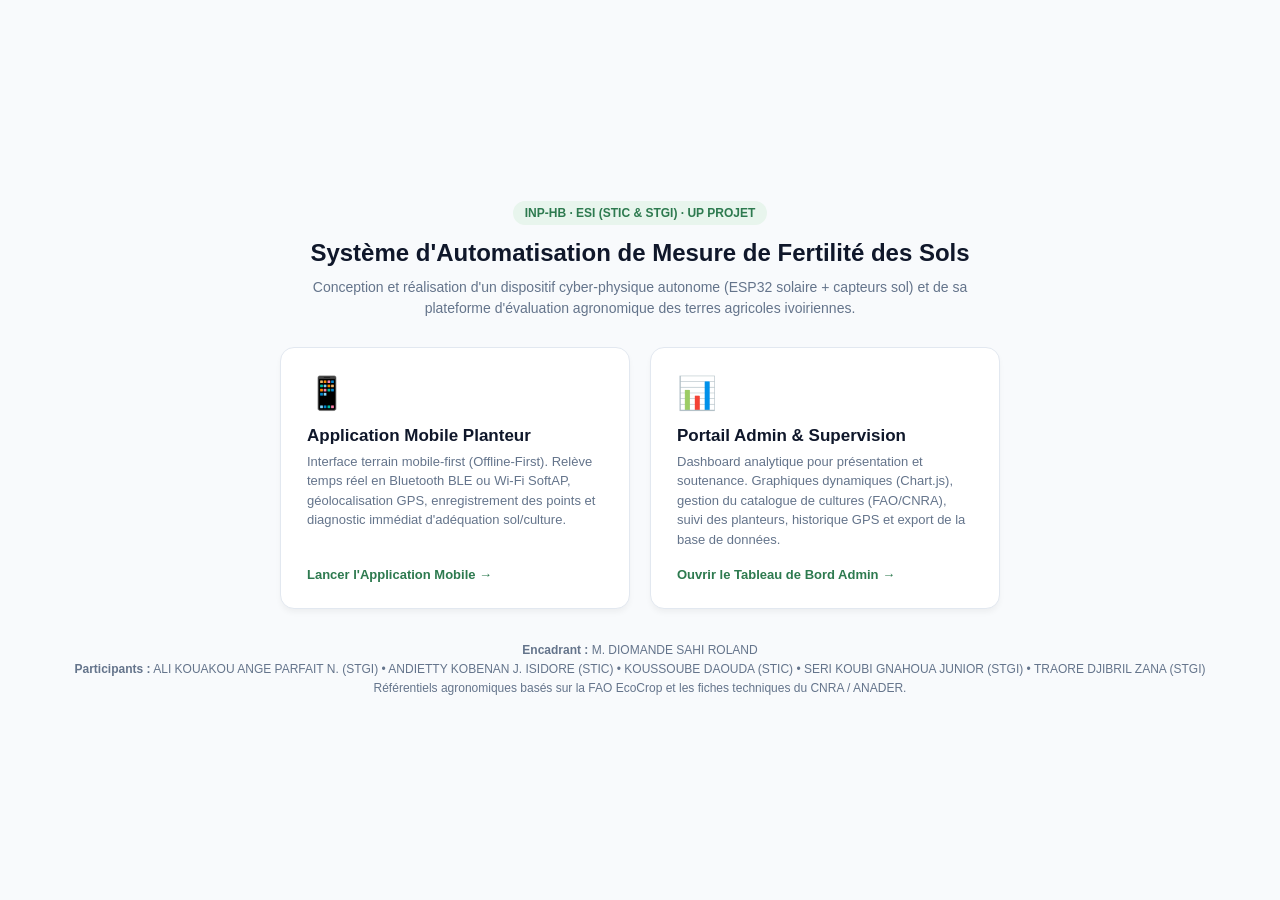
<file: index.html>
<!DOCTYPE html>
<html lang="fr">
<head>
  <meta charset="utf-8">
  <meta name="viewport" content="width=device-width, initial-scale=1.0">
  <title>Système d'Automatisation de Mesure de Fertilité du Sol - INP-HB</title>
  <style>
    :root {
      --primary: #2d7a4f;
      --primary-hover: #225e3c;
      --bg: #f8fafc;
      --surface: #ffffff;
      --border: #e2e8f0;
      --text: #0f172a;
      --text-muted: #64748b;
      --radius: 14px;
    }
    * { box-sizing: border-box; margin: 0; padding: 0; }
    body {
      font-family: -apple-system, BlinkMacSystemFont, "Segoe UI", Roboto, sans-serif;
      background: var(--bg);
      color: var(--text);
      min-height: 100vh;
      display: flex;
      flex-direction: column;
      align-items: center;
      justify-content: center;
      padding: 24px;
    }
    .header-box {
      text-align: center;
      max-width: 680px;
      margin-bottom: 28px;
    }
    .badge-inphb {
      display: inline-block;
      background: #e8f5ed;
      color: var(--primary);
      font-size: 12px;
      font-weight: 700;
      padding: 5px 12px;
      border-radius: 9999px;
      margin-bottom: 12px;
    }
    h1 {
      font-size: 24px;
      font-weight: 800;
      color: var(--text);
      line-height: 1.3;
      margin-bottom: 8px;
    }
    p.subtitle {
      font-size: 14px;
      color: var(--text-muted);
      line-height: 1.5;
    }
    .grid-portals {
      display: grid;
      grid-template-columns: repeat(auto-fit, minmax(300px, 1fr));
      gap: 20px;
      max-width: 720px;
      width: 100%;
    }
    .portal-card {
      background: var(--surface);
      border: 1px solid var(--border);
      border-radius: var(--radius);
      padding: 26px;
      box-shadow: 0 4px 6px -1px rgb(0 0 0 / 0.05);
      display: flex;
      flex-direction: column;
      transition: transform 0.2s ease, box-shadow 0.2s ease, border-color 0.2s ease;
      text-decoration: none;
      color: inherit;
    }
    .portal-card:hover {
      transform: translateY(-3px);
      box-shadow: 0 10px 20px -3px rgb(0 0 0 / 0.1);
      border-color: var(--primary);
    }
    .card-icon {
      font-size: 32px;
      margin-bottom: 14px;
    }
    .card-title {
      font-size: 17px;
      font-weight: 700;
      margin-bottom: 6px;
      color: var(--text);
    }
    .card-desc {
      font-size: 13px;
      color: var(--text-muted);
      line-height: 1.5;
      margin-bottom: 18px;
      flex: 1;
    }
    .card-action {
      font-size: 13px;
      font-weight: 700;
      color: var(--primary);
      display: flex;
      align-items: center;
      gap: 6px;
    }
    .footer-credits {
      margin-top: 32px;
      text-align: center;
      font-size: 12px;
      color: var(--text-muted);
      line-height: 1.6;
    }
  </style>
</head>
<body>

  <div class="header-box">
    <div class="badge-inphb">INP-HB · ESI (STIC & STGI) · UP PROJET</div>
    <h1>Système d'Automatisation de Mesure de Fertilité des Sols</h1>
    <p class="subtitle">
      Conception et réalisation d'un dispositif cyber-physique autonome (ESP32 solaire + capteurs sol) et de sa plateforme d'évaluation agronomique des terres agricoles ivoiriennes.
    </p>
  </div>

  <div class="grid-portals">
    <!-- Carte 1 : Application Mobile -->
    <a href="mobile-app/" class="portal-card">
      <div class="card-icon">📱</div>
      <div class="card-title">Application Mobile Planteur</div>
      <div class="card-desc">
        Interface terrain mobile-first (Offline-First). Relève temps réel en Bluetooth BLE ou Wi-Fi SoftAP, géolocalisation GPS, enregistrement des points et diagnostic immédiat d'adéquation sol/culture.
      </div>
      <div class="card-action">
        Lancer l'Application Mobile &rarr;
      </div>
    </a>

    <!-- Carte 2 : Portail Admin & Soutenance -->
    <a href="admin/" class="portal-card">
      <div class="card-icon">📊</div>
      <div class="card-title">Portail Admin & Supervision</div>
      <div class="card-desc">
        Dashboard analytique pour présentation et soutenance. Graphiques dynamiques (Chart.js), gestion du catalogue de cultures (FAO/CNRA), suivi des planteurs, historique GPS et export de la base de données.
      </div>
      <div class="card-action">
        Ouvrir le Tableau de Bord Admin &rarr;
      </div>
    </a>
  </div>

  <div class="footer-credits">
    <b>Encadrant :</b> M. DIOMANDE SAHI ROLAND<br>
    <b>Participants :</b> ALI KOUAKOU ANGE PARFAIT N. (STGI) &bull; ANDIETTY KOBENAN J. ISIDORE (STIC) &bull; KOUSSOUBE DAOUDA (STIC) &bull; SERI KOUBI GNAHOUA JUNIOR (STGI) &bull; TRAORE DJIBRIL ZANA (STGI)<br>
    Référentiels agronomiques basés sur la FAO EcoCrop et les fiches techniques du CNRA / ANADER.
  </div>

</body>
</html>
</file>
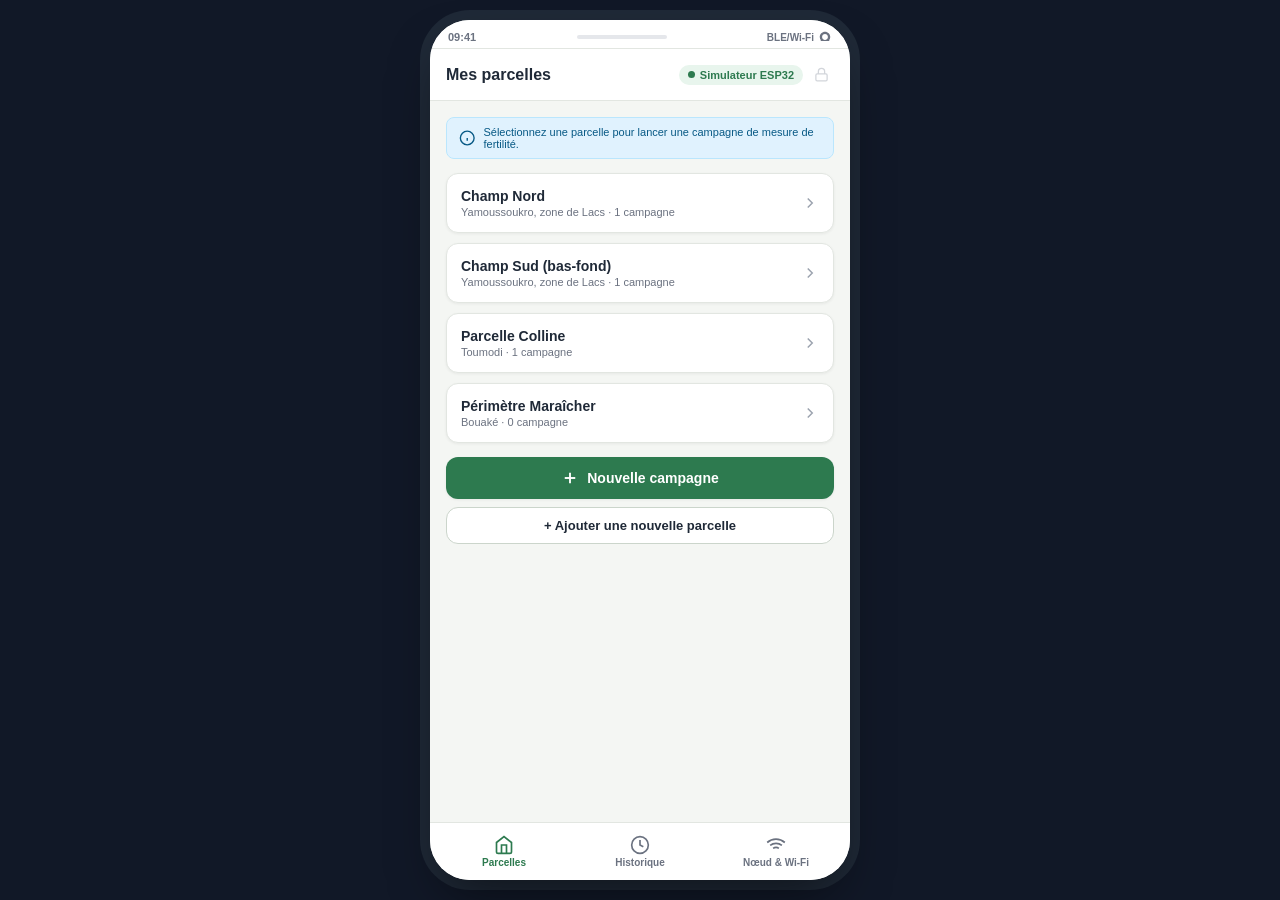
<file: mobile-app/index.html>
<!DOCTYPE html>
<html lang="fr">
<head>
  <meta charset="utf-8">
  <meta name="viewport" content="width=device-width, initial-scale=1.0, maximum-scale=1.0, user-scalable=no">
  <title>Fertilité du Sol - Application Mobile INP-HB</title>
  <meta name="theme-color" content="#2d7a4f">
  <link rel="manifest" href="manifest.json">
  <link rel="stylesheet" href="css/app.css">
</head>
<body>

  <!-- Boîtier Smartphone Simulé pour affichage Responsive -->
  <div class="mobile-device-container">

    <!-- Barre supérieure smartphone -->
    <div class="phone-top-bar">
      <span>09:41</span>
      <div class="phone-speaker-notch"></div>
      <div style="display:flex;gap:4px;align-items:center;">
        <span style="font-size:10px">BLE/Wi-Fi</span>
        <svg width="14" height="14" viewBox="0 0 24 24" fill="currentColor">
          <path d="M12 3c-4.97 0-9 4.03-9 9 0 2.12.74 4.07 1.97 5.61L4.35 19H19.65l-.62-1.39C20.26 16.07 21 14.12 21 12c0-4.97-4.03-9-9-9zm0 14c-2.76 0-5-2.24-5-5s2.24-5 5-5 5 2.24 5 5-2.24 5-5 5z"/>
        </svg>
      </div>
    </div>

    <!-- En-tête applicatif dynamique -->
    <header class="app-header">
      <div class="app-header-title">
        <button id="header-back-btn" class="back-btn" style="display:none;" title="Retour">
          <svg width="22" height="22" viewBox="0 0 24 24" fill="none" stroke="currentColor" stroke-width="2.5">
            <path d="M15 18l-6-6 6-6"/>
          </svg>
        </button>
        <span id="header-title">Mes parcelles</span>
      </div>
      <div style="display:flex;align-items:center;gap:6px;">
        <div id="header-status-pill" class="status-badge-live">
          <span class="status-dot-pulse"></span>
          <span id="status-pill-text">Simulateur ESP32</span>
        </div>
        <button id="header-admin-lock" class="header-icon-btn" type="button" title="Accès Supervision Admin" aria-label="Accès Admin">
          <svg width="15" height="15" viewBox="0 0 24 24" fill="none" stroke="currentColor" stroke-width="2">
            <rect x="3" y="11" width="18" height="11" rx="2" ry="2"></rect>
            <path d="M7 11V7a5 5 0 0 1 10 0v4"></path>
          </svg>
        </button>
      </div>
    </header>

    <!-- Zone principale contenant les 7 écrans -->
    <main class="screen-viewport">

      <!-- ========================================== -->
      <!-- ÉCRAN 1 : ACCUEIL (MES PARCELLES)         -->
      <!-- ========================================== -->
      <section id="screen-accueil" class="screen-view active">
        <div class="banner-info">
          <svg width="18" height="18" viewBox="0 0 24 24" fill="none" stroke="currentColor" stroke-width="2">
            <circle cx="12" cy="12" r="10"/><line x1="12" y1="16" x2="12" y2="12"/><line x1="12" y1="8" x2="12.01" y2="8"/>
          </svg>
          <span>Sélectionnez une parcelle pour lancer une campagne de mesure de fertilité.</span>
        </div>

        <div id="parcelles-list-container" style="display:flex;flex-direction:column;gap:10px;">
          <!-- Injecté dynamiquement par JS -->
        </div>

        <div style="display:flex;flex-direction:column;gap:8px;margin-top:auto;">
          <button id="btn-nouvelle-campagne-accueil" class="btn-primary">
            <svg width="18" height="18" viewBox="0 0 24 24" fill="none" stroke="currentColor" stroke-width="2.5">
              <line x1="12" y1="5" x2="12" y2="19"/><line x1="5" y1="12" x2="19" y2="12"/>
            </svg>
            Nouvelle campagne
          </button>
          <button id="btn-add-parcelle-modal" class="btn-secondary">
            + Ajouter une nouvelle parcelle
          </button>
        </div>
      </section>

      <!-- ========================================== -->
      <!-- ÉCRAN 2 : NOUVELLE CAMPAGNE                -->
      <!-- ========================================== -->
      <section id="screen-nouvelle-campagne" class="screen-view">
        <div class="card">
          <div class="form-group">
            <label class="form-label" for="select-campagne-parcelle">Parcelle concernée</label>
            <select id="select-campagne-parcelle" class="form-input">
              <!-- Options de parcelles injectées dynamiquement -->
            </select>
          </div>

          <div class="form-group">
            <label class="form-label">Cultures candidates à évaluer</label>
            <div id="crops-chips-container" class="chips-group">
              <!-- Chips de cultures injectées dynamiquement -->
            </div>
            <span style="font-size:11px;color:var(--text-muted)">Touchez une culture pour l'ajouter ou la retirer de l'analyse.</span>
          </div>
        </div>

        <button id="btn-start-campagne" class="btn-primary" style="margin-top:auto;">
          <svg width="18" height="18" viewBox="0 0 24 24" fill="none" stroke="currentColor" stroke-width="2.5">
            <polygon points="5 3 19 12 5 21 5 3"/>
          </svg>
          Démarrer la campagne
        </button>
      </section>

      <!-- ========================================== -->
      <!-- ÉCRAN 3 : MESURE EN COURS (ACQUISITION)   -->
      <!-- ========================================== -->
      <section id="screen-mesure-en-cours" class="screen-view">
        <!-- Grille 2x2 des métriques en direct -->
        <div class="metrics-grid-2x2">
          <div class="metric-box">
            <div class="metric-label">Humidité sol</div>
            <div id="live-val-humidity" class="metric-value">25.0%</div>
            <div class="metric-unit">Volumique (% VWC)</div>
          </div>
          <div class="metric-box">
            <div class="metric-label">pH du sol</div>
            <div id="live-val-ph" class="metric-value" style="color:var(--primary)">6.10</div>
            <div class="metric-unit">Acidité / Alcalinité</div>
          </div>
          <div class="metric-box">
            <div class="metric-label">Conductivité (EC)</div>
            <div id="live-val-ec" class="metric-value">980 µS</div>
            <div class="metric-unit">Salinité & Ions</div>
          </div>
          <div class="metric-box">
            <div class="metric-label">Température sol</div>
            <div id="live-val-temp" class="metric-value">27.0 °C</div>
            <div class="metric-unit">Thermique racinaire</div>
          </div>
        </div>

        <!-- Coordonnées GPS et Compteur de points -->
        <div class="card" style="padding:10px 14px;background:var(--surface-2)">
          <div class="row-between">
            <span id="measure-points-counter" style="font-size:13px;font-weight:700;color:var(--primary)">0 point enregistré</span>
            <span id="live-gps-display" style="font-size:11px;color:var(--text-muted)">GPS actif...</span>
          </div>
        </div>

        <!-- Boutons d'actions terrain -->
        <div style="display:flex;flex-direction:column;gap:10px;margin-top:auto;">
          <button id="btn-record-point" class="btn-primary">
            <svg width="18" height="18" viewBox="0 0 24 24" fill="none" stroke="currentColor" stroke-width="2.5">
              <path d="M19 21H5a2 2 0 0 1-2-2V5a2 2 0 0 1 2-2h11l5 5v11a2 2 0 0 1-2 2z"/>
              <polyline points="17 21 17 13 7 13 7 21"/>
              <polyline points="7 3 7 8 15 8"/>
            </svg>
            Enregistrer le point
          </button>
          <button id="btn-finish-campagne" class="btn-secondary" style="border-color:var(--primary);color:var(--primary)">
            Clôturer et analyser la campagne
          </button>
        </div>
      </section>

      <!-- ========================================== -->
      <!-- ÉCRAN 4 : RÉSULTATS & RECOMMANDATIONS      -->
      <!-- ========================================== -->
      <section id="screen-resultats" class="screen-view">
        <div class="card" style="background:var(--surface-2)">
          <div style="font-size:14px;font-weight:700;color:var(--text-main)" id="resultats-parcelle-title">Synthèse de la parcelle</div>
          <div id="resultats-stats-summary" style="font-size:11.5px;color:var(--text-muted);margin-top:4px">
            Calcul en cours...
          </div>
        </div>

        <div style="font-size:12px;font-weight:700;color:var(--text-muted);text-transform:uppercase;margin:4px 0 2px">
          Classement des cultures candidates
        </div>

        <div id="resultats-crops-cards" style="display:flex;flex-direction:column;gap:10px;">
          <!-- Cartes de chaque culture avec badges et recommandations -->
        </div>
      </section>

      <!-- ========================================== -->
      <!-- ÉCRAN 5 : HISTORIQUE DES CAMPAGNES         -->
      <!-- ========================================== -->
      <section id="screen-historique" class="screen-view">
        <div style="font-size:12px;font-weight:600;color:var(--text-muted)">
          Campagnes passées sur vos parcelles
        </div>
        <div id="historique-list-container" style="display:flex;flex-direction:column;gap:10px;">
          <!-- Liste injectée dynamiquement -->
        </div>
      </section>

      <!-- ========================================== -->
      <!-- ÉCRAN 6 : DÉTAIL D'UNE PARCELLE            -->
      <!-- ========================================== -->
      <section id="screen-detail-parcelle" class="screen-view">
        <div class="card">
          <div id="detail-parcelle-name" style="font-size:16px;font-weight:700;margin-bottom:8px">Champ Nord</div>
          <div style="display:flex;flex-direction:column;gap:8px;font-size:12.5px">
            <div class="row-between" style="border-bottom:1px solid var(--border);padding-bottom:6px">
              <span style="color:var(--text-muted)">Dernière campagne</span>
              <span id="detail-last-campagne-info" style="font-weight:600">-</span>
            </div>
            <div class="row-between" style="border-bottom:1px solid var(--border);padding-bottom:6px">
              <span style="color:var(--text-muted)">Moyennes sol</span>
              <span id="detail-averages-info" style="font-weight:600">-</span>
            </div>
            <div class="row-between">
              <span style="color:var(--text-muted)">Cultures évaluées</span>
              <span id="detail-crops-evaluated" style="font-weight:600">-</span>
            </div>
          </div>
        </div>

        <button id="btn-new-campagne-here" class="btn-primary" style="margin-top:auto;">
          <svg width="18" height="18" viewBox="0 0 24 24" fill="none" stroke="currentColor" stroke-width="2.5">
            <line x1="12" y1="5" x2="12" y2="19"/><line x1="5" y1="12" x2="19" y2="12"/>
          </svg>
          Nouvelle campagne sur cette parcelle
        </button>
      </section>

      <!-- ========================================== -->
      <!-- ÉCRAN 7 : WI-FI DE SECOURS & CONFIG NOEUD  -->
      <!-- ========================================== -->
      <section id="screen-wifi-secours" class="screen-view">
        <div class="card" style="display:flex;flex-direction:column;gap:12px;">
          <div class="row-between">
            <div>
              <div style="font-size:13px;font-weight:600">Bluetooth Low Energy (BLE)</div>
              <div style="font-size:11px;color:var(--text-muted)">Liaison nominale au champ</div>
            </div>
            <div id="toggle-ble" class="toggle-switch active"></div>
          </div>

          <div class="row-between">
            <div>
              <div style="font-size:13px;font-weight:600">Wi-Fi de Secours (SoftAP)</div>
              <div style="font-size:11px;color:var(--text-muted)">Réseau HTTP NOEUD-SOL-01</div>
            </div>
            <div id="toggle-wifi" class="toggle-switch"></div>
          </div>

          <div class="row-between">
            <div>
              <div style="font-size:13px;font-weight:600">Simulateur ESP32 Virtuel</div>
              <div style="font-size:11px;color:var(--text-muted)">Pour tests sans matériel physique</div>
            </div>
            <div id="toggle-sim" class="toggle-switch active"></div>
          </div>
        </div>

        <div class="card">
          <div style="font-size:12px;font-weight:600;margin-bottom:8px">Profil de Sol Simulé :</div>
          <select id="sim-profile-select" class="form-input">
            <option value="equilibre">Sol Équilibré (Idéal Igname/Maïs)</option>
            <option value="acide">Sol Ferrallitique Acide (Chaulage requis)</option>
            <option value="humide">Sol de Bas-Fond / Engorgé (Riz pluvial)</option>
            <option value="sec">Sol Sec / Déficit Hydrique (Irrigation requise)</option>
          </select>
          <div style="font-size:11px;color:var(--text-muted);margin-top:6px">
            Changez de profil pour observer immédiatement l'adaptation du diagnostic agronomique !
          </div>
        </div>

        <div class="card" style="background:var(--surface-2);font-size:11.5px;color:var(--text-muted)">
          <b>Informations Nœud ESP32 :</b><br>
          • Service GATT BLE : <code>4fafc201-1fb5-459e-8fcc-c5c9c331914b</code><br>
          • Wi-Fi SoftAP SSID : <code>NOEUD-SOL-01</code> (Pass: <code>agro12345</code>)<br>
          • Adresse IP Nœud : <code>192.168.4.1</code>
        </div>

        <div style="text-align:center;margin-top:auto;padding:12px 0 4px;">
          <button id="btn-admin-access-settings" type="button" class="btn-discreet-admin">
            <svg width="12" height="12" viewBox="0 0 24 24" fill="none" stroke="currentColor" stroke-width="2" style="vertical-align:middle;margin-right:3px;">
              <rect x="3" y="11" width="18" height="11" rx="2" ry="2"></rect>
              <path d="M7 11V7a5 5 0 0 1 10 0v4"></path>
            </svg>
            Accès Administration & Supervision
          </button>
        </div>
      </section>

        <!-- Modal d'authentification Admin Discret -->
    <div id="modal-mobile-admin" class="mobile-modal-overlay" style="display:none;">
      <div class="mobile-modal-card">
        <div class="mobile-modal-header">
          <div style="display:flex;align-items:center;gap:6px;font-weight:700;font-size:15px;color:var(--text-main);">
            <span>🔒</span> Espace Administrateur
          </div>
          <button id="btn-close-admin-modal" class="mobile-modal-close" type="button">&times;</button>
        </div>
        <div style="padding:16px;">
          <p style="font-size:12px;color:var(--text-muted);margin-bottom:14px;line-height:1.4;">
            Accès sécurisé réservé aux encadrants et administrateurs de l'INP-HB. Saisissez votre mot de passe pour ouvrir le tableau de bord de supervision.
          </p>
          <form id="form-mobile-admin" onsubmit="event.preventDefault(); window.checkMobileAdminAuth();">
            <div class="form-group">
              <label class="form-label" for="input-mobile-admin-pwd">Mot de passe admin</label>
              <input type="password" id="input-mobile-admin-pwd" class="form-input" placeholder="Entrez le mot de passe..." autocomplete="current-password" required>
            </div>
            <div id="msg-mobile-admin-error" style="display:none;color:#dc2626;background:#fee2e2;border:1px solid #fca5a5;padding:8px 10px;border-radius:6px;font-size:11.5px;font-weight:600;margin-bottom:12px;">
              Mot de passe administrateur incorrect.
            </div>
            <div style="display:flex;gap:10px;">
              <button type="button" id="btn-cancel-admin-modal" class="btn-secondary" style="flex:1;">Annuler</button>
              <button type="submit" id="btn-submit-admin-modal" class="btn-primary" style="flex:1.2;">Valider &rarr;</button>
            </div>
          </form>
        </div>
      </div>
    </div>

    </main>

    <!-- Barre de navigation inférieure (Tab Bar) -->
    <nav class="phone-bottom-nav">
      <button id="tab-accueil" class="nav-tab active">
        <svg viewBox="0 0 24 24" fill="none" stroke="currentColor">
          <path d="M3 9l9-7 9 7v11a2 2 0 0 1-2 2H5a2 2 0 0 1-2-2z"/>
          <polyline points="9 22 9 12 15 12 15 22"/>
        </svg>
        <span>Parcelles</span>
      </button>

      <button id="tab-historique" class="nav-tab">
        <svg viewBox="0 0 24 24" fill="none" stroke="currentColor">
          <circle cx="12" cy="12" r="10"/>
          <polyline points="12 6 12 12 16 14"/>
        </svg>
        <span>Historique</span>
      </button>

      <button id="tab-connexion" class="nav-tab">
        <svg viewBox="0 0 24 24" fill="none" stroke="currentColor">
          <path d="M5 12.55a11 11 0 0 1 14.08 0"/>
          <path d="M1.42 9a16 16 0 0 1 21.16 0"/>
          <path d="M8.53 16.11a6 6 0 0 1 6.95 0"/>
          <line x1="12" y1="20" x2="12.01" y2="20"/>
        </svg>
        <span>Nœud & Wi-Fi</span>
      </button>
    </nav>

  </div>

  <!-- Scripts de l'application -->
  <script src="js/agronomy_engine.js"></script>
  <script src="js/storage_service.js"></script>
  <script src="js/esp32_simulator.js"></script>
  <script src="js/ble_service.js"></script>
  <script src="js/wifi_service.js"></script>
  <script src="js/app.js"></script>

  <!-- Enregistrement Service Worker pour PWA Hors-Ligne -->
  <script>
    if ("serviceWorker" in navigator) {
      window.addEventListener("load", () => {
        navigator.serviceWorker.register("service-worker.js")
          .then(reg => console.log("ServiceWorker enregistré pour usage hors-ligne"))
          .catch(err => console.log("ServiceWorker non activé :", err));
      });
    }
  </script>
</body>
</html>
</file>
<file: mobile-app/css/app.css>
/* ==========================================================================
   Design System & Styles - Application Fertilité du Sol (INP-HB)
   Responsive mobile-first, compatible Desktop & Smartphone
   ========================================================================== */

:root {
  --primary: #2d7a4f;
  --primary-hover: #225e3c;
  --primary-light: #e8f5ed;
  --accent: #d97706;
  --accent-light: #fef3c7;
  --bg-app: #f4f6f3;
  --surface: #ffffff;
  --surface-2: #f9faf8;
  --border: #e2e6e1;
  --border-strong: #cbd5cb;
  --text-main: #1f2937;
  --text-muted: #6b7280;
  --text-dim: #9ca3af;
  --success-bg: #def7ec;
  --success-text: #03543f;
  --warning-bg: #fef08a;
  --warning-text: #713f12;
  --danger-bg: #fee2e2;
  --danger-text: #991b1b;
  --info-bg: #e0f2fe;
  --info-text: #075985;
  --radius: 12px;
  --radius-sm: 8px;
  --radius-full: 9999px;
  --shadow-sm: 0 1px 3px rgba(0,0,0,0.06);
  --shadow-md: 0 4px 6px -1px rgba(0,0,0,0.08);
}

* {
  box-sizing: border-box;
  margin: 0;
  padding: 0;
  -webkit-tap-highlight-color: transparent;
}

html, body {
  width: 100%;
  height: 100%;
  margin: 0;
  padding: 0;
}

body {
  font-family: -apple-system, BlinkMacSystemFont, "Segoe UI", Roboto, "Helvetica Neue", Arial, sans-serif;
  background: #111827;
  color: var(--text-main);
  min-height: 100vh;
  min-height: 100dvh;
  display: flex;
  justify-content: center;
  align-items: center;
  padding: 16px;
  overflow-x: hidden;
}

/* Smartphone Wrapper (Simulateur d'écran mobile sur Grand Écran / PC) */
.mobile-device-container {
  width: 100%;
  max-width: 420px;
  height: 860px;
  max-height: calc(100dvh - 32px);
  background: var(--bg-app);
  border-radius: 40px;
  box-shadow: 0 25px 50px -12px rgba(0, 0, 0, 0.5), 0 0 0 10px #1f2937;
  display: flex;
  flex-direction: column;
  overflow: hidden;
  position: relative;
}

/* Adaptation pour téléphones réels (écran <= 600px) */
@media (max-width: 600px) {
  body {
    padding: 0;
    margin: 0;
    background: var(--bg-app);
    height: 100dvh;
    min-height: 100dvh;
    overflow: hidden;
  }
  .mobile-device-container {
    max-width: 100%;
    width: 100%;
    height: 100dvh;
    min-height: 100dvh;
    max-height: 100dvh;
    border-radius: 0;
    box-shadow: none;
    border: none;
  }
  /* Sur un vrai smartphone, masquer la fausse barre simulant l'encoche et 09:41 */
  .phone-top-bar {
    display: none !important;
  }
  .app-header {
    padding-top: max(12px, env(safe-area-inset-top));
  }
  .phone-bottom-nav {
    padding-bottom: max(10px, env(safe-area-inset-bottom));
  }
}

/* Barre de statut supérieure */
.phone-top-bar {
  background: var(--surface);
  padding: 10px 18px 4px;
  display: flex;
  justify-content: space-between;
  align-items: center;
  font-size: 11px;
  font-weight: 600;
  color: var(--text-muted);
  border-bottom: 0.5px solid var(--border);
}

.phone-speaker-notch {
  width: 90px;
  height: 4px;
  background: #e5e7eb;
  border-radius: 4px;
}

/* En-tête applicatif */
.app-header {
  background: var(--surface);
  padding: 12px 16px;
  border-bottom: 1px solid var(--border);
  display: flex;
  align-items: center;
  justify-content: space-between;
  min-height: 52px;
}

.app-header-title {
  display: flex;
  align-items: center;
  gap: 8px;
  font-size: 16px;
  font-weight: 700;
  color: var(--text-main);
}

.back-btn {
  background: none;
  border: none;
  font-size: 20px;
  cursor: pointer;
  color: var(--text-main);
  padding: 4px 8px 4px 0;
  display: inline-flex;
  align-items: center;
}

.status-badge-live {
  display: inline-flex;
  align-items: center;
  gap: 5px;
  font-size: 11px;
  padding: 4px 9px;
  border-radius: var(--radius-full);
  background: var(--primary-light);
  color: var(--primary);
  font-weight: 600;
}

.status-dot-pulse {
  width: 7px;
  height: 7px;
  border-radius: 50%;
  background: var(--primary);
  box-shadow: 0 0 0 rgba(45, 122, 79, 0.4);
  animation: pulse 1.6s infinite;
}

@keyframes pulse {
  0% { box-shadow: 0 0 0 0 rgba(45, 122, 79, 0.7); }
  70% { box-shadow: 0 0 0 7px rgba(45, 122, 79, 0); }
  100% { box-shadow: 0 0 0 0 rgba(45, 122, 79, 0); }
}

/* Zone d'écrans scrollables */
.screen-viewport {
  flex: 1;
  overflow-y: auto;
  padding: 16px;
  display: flex;
  flex-direction: column;
  gap: 12px;
}

.screen-view {
  display: none;
  flex-direction: column;
  gap: 14px;
  animation: fadeIn 0.2s ease-in-out;
}

.screen-view.active {
  display: flex;
}

@keyframes fadeIn {
  from { opacity: 0; transform: translateY(4px); }
  to { opacity: 1; transform: translateY(0); }
}

/* Cartes et Composants */
.card {
  background: var(--surface);
  border-radius: var(--radius);
  border: 1px solid var(--border);
  padding: 14px;
  box-shadow: var(--shadow-sm);
}

.card.interactive {
  cursor: pointer;
  transition: transform 0.15s ease, border-color 0.15s ease;
}

.card.interactive:hover {
  border-color: var(--primary);
  transform: translateY(-1px);
}

.row-between {
  display: flex;
  justify-content: space-between;
  align-items: center;
}

/* Chips sélectionnables */
.chips-group {
  display: flex;
  flex-wrap: wrap;
  gap: 8px;
  margin: 8px 0;
}

.chip {
  padding: 6px 14px;
  border-radius: var(--radius-full);
  font-size: 13px;
  font-weight: 500;
  background: var(--surface);
  border: 1px solid var(--border-strong);
  color: var(--text-main);
  cursor: pointer;
  user-select: none;
  transition: all 0.15s ease;
}

.chip:hover {
  background: var(--surface-2);
}

.chip.selected {
  background: var(--primary);
  color: #ffffff;
  border-color: var(--primary);
}

/* Boutons */
.btn-primary {
  width: 100%;
  background: var(--primary);
  color: #ffffff;
  border: none;
  border-radius: var(--radius);
  padding: 12px 16px;
  font-size: 14px;
  font-weight: 600;
  cursor: pointer;
  display: flex;
  align-items: center;
  justify-content: center;
  gap: 8px;
  transition: background 0.15s ease;
  box-shadow: var(--shadow-sm);
}

.btn-primary:hover {
  background: var(--primary-hover);
}

.btn-secondary {
  width: 100%;
  background: var(--surface);
  color: var(--text-main);
  border: 1px solid var(--border-strong);
  border-radius: var(--radius);
  padding: 10px 14px;
  font-size: 13px;
  font-weight: 600;
  cursor: pointer;
  display: flex;
  align-items: center;
  justify-content: center;
  gap: 6px;
}

.btn-secondary:hover {
  background: var(--surface-2);
}

.btn-danger {
  background: var(--danger-bg);
  color: var(--danger-text);
  border: 1px solid #fca5a5;
  border-radius: var(--radius);
  padding: 10px 14px;
  font-size: 13px;
  font-weight: 600;
  cursor: pointer;
}

/* Grille de métriques capteurs */
.metrics-grid-2x2 {
  display: grid;
  grid-template-columns: repeat(2, 1fr);
  gap: 10px;
}

.metric-box {
  background: var(--surface);
  border-radius: var(--radius);
  border: 1px solid var(--border);
  padding: 10px 8px;
  text-align: center;
  position: relative;
  overflow: hidden;
}

.metric-label {
  font-size: 11px;
  font-weight: 600;
  text-transform: uppercase;
  color: var(--text-muted);
  letter-spacing: 0.5px;
}

.metric-value {
  font-size: clamp(20px, 5.5vw, 24px);
  font-weight: 700;
  margin: 4px 0 2px;
  color: var(--text-main);
  white-space: nowrap;
}

.metric-unit {
  font-size: 11px;
  color: var(--text-muted);
}

/* Badges d'état agronomique */
.badge-ok {
  background: var(--success-bg);
  color: var(--success-text);
  font-size: 11px;
  font-weight: 700;
  padding: 4px 10px;
  border-radius: var(--radius-full);
}

.badge-mid {
  background: var(--warning-bg);
  color: var(--warning-text);
  font-size: 11px;
  font-weight: 700;
  padding: 4px 10px;
  border-radius: var(--radius-full);
}

.badge-bad {
  background: var(--danger-bg);
  color: var(--danger-text);
  font-size: 11px;
  font-weight: 700;
  padding: 4px 10px;
  border-radius: var(--radius-full);
}

/* Switch toggles */
.toggle-switch {
  width: 44px;
  height: 24px;
  border-radius: 12px;
  background: #d1d5db;
  position: relative;
  cursor: pointer;
  transition: background 0.2s ease;
}

.toggle-switch.active {
  background: var(--primary);
}

.toggle-switch::after {
  content: "";
  position: absolute;
  top: 3px;
  left: 3px;
  width: 18px;
  height: 18px;
  border-radius: 50%;
  background: #ffffff;
  transition: transform 0.2s ease;
  box-shadow: 0 1px 2px rgba(0,0,0,0.2);
}

.toggle-switch.active::after {
  transform: translateX(20px);
}

/* Barre de navigation inférieure (Tab Bar) */
.phone-bottom-nav {
  background: var(--surface);
  border-top: 1px solid var(--border);
  display: flex;
  justify-content: space-around;
  padding: 8px 6px;
  min-height: 58px;
}

.nav-tab {
  flex: 1;
  display: flex;
  flex-direction: column;
  align-items: center;
  justify-content: center;
  gap: 2px;
  background: none;
  border: none;
  color: var(--text-muted);
  font-size: 10px;
  font-weight: 600;
  cursor: pointer;
  padding: 4px;
}

.nav-tab.active {
  color: var(--primary);
}

.nav-tab svg {
  width: 20px;
  height: 20px;
  stroke-width: 2;
}

/* Formulaires */
.form-group {
  display: flex;
  flex-direction: column;
  gap: 6px;
  margin-bottom: 12px;
}

.form-label {
  font-size: 12px;
  font-weight: 600;
  color: var(--text-muted);
}

.form-input {
  width: 100%;
  padding: 10px 12px;
  border: 1px solid var(--border-strong);
  border-radius: var(--radius-sm);
  font-size: 14px;
  background: var(--surface);
  color: var(--text-main);
  outline: none;
}

.form-input:focus {
  border-color: var(--primary);
  box-shadow: 0 0 0 2px var(--primary-light);
}

/* Bannière de notification / simulateur */
.banner-info {
  background: var(--info-bg);
  border: 1px solid #bae6fd;
  color: var(--info-text);
  border-radius: var(--radius-sm);
  padding: 8px 12px;
  font-size: 11px;
  display: flex;
  align-items: center;
  gap: 8px;
}

/* Bouton d'accès discret Admin */
.btn-discreet-admin {
  background: none;
  border: none;
  color: var(--text-dim);
  font-size: 11px;
  font-weight: 500;
  cursor: pointer;
  padding: 6px 12px;
  border-radius: var(--radius-full);
  transition: all 0.2s ease;
  display: inline-flex;
  align-items: center;
  gap: 4px;
}

.btn-discreet-admin:hover {
  color: var(--text-muted);
  background: rgba(0, 0, 0, 0.04);
}

.header-icon-btn {
  background: none;
  border: none;
  color: var(--text-dim);
  padding: 5px;
  border-radius: 6px;
  cursor: pointer;
  display: flex;
  align-items: center;
  justify-content: center;
  opacity: 0.45;
  transition: opacity 0.2s ease, color 0.2s ease;
}

.header-icon-btn:hover {
  opacity: 1;
  color: var(--primary);
}

/* Modal Admin Mobile */
.mobile-modal-overlay {
  position: absolute;
  inset: 0;
  background: rgba(15, 23, 42, 0.72);
  backdrop-filter: blur(4px);
  -webkit-backdrop-filter: blur(4px);
  z-index: 1000;
  display: flex;
  align-items: center;
  justify-content: center;
  padding: 16px;
  animation: modalFadeIn 0.2s ease-out;
}

@keyframes modalFadeIn {
  from { opacity: 0; }
  to { opacity: 1; }
}

.mobile-modal-card {
  background: var(--surface);
  border-radius: var(--radius);
  border: 1px solid var(--border);
  width: 100%;
  max-width: 340px;
  box-shadow: 0 20px 25px -5px rgba(0, 0, 0, 0.2);
  overflow: hidden;
  animation: modalScaleUp 0.2s ease-out;
}

@keyframes modalScaleUp {
  from { transform: scale(0.95); opacity: 0; }
  to { transform: scale(1); opacity: 1; }
}

.mobile-modal-header {
  padding: 14px 16px;
  border-bottom: 1px solid var(--border);
  display: flex;
  align-items: center;
  justify-content: space-between;
}

.mobile-modal-close {
  background: none;
  border: none;
  font-size: 22px;
  color: var(--text-muted);
  cursor: pointer;
  line-height: 1;
  padding: 0 4px;
}
</file>
